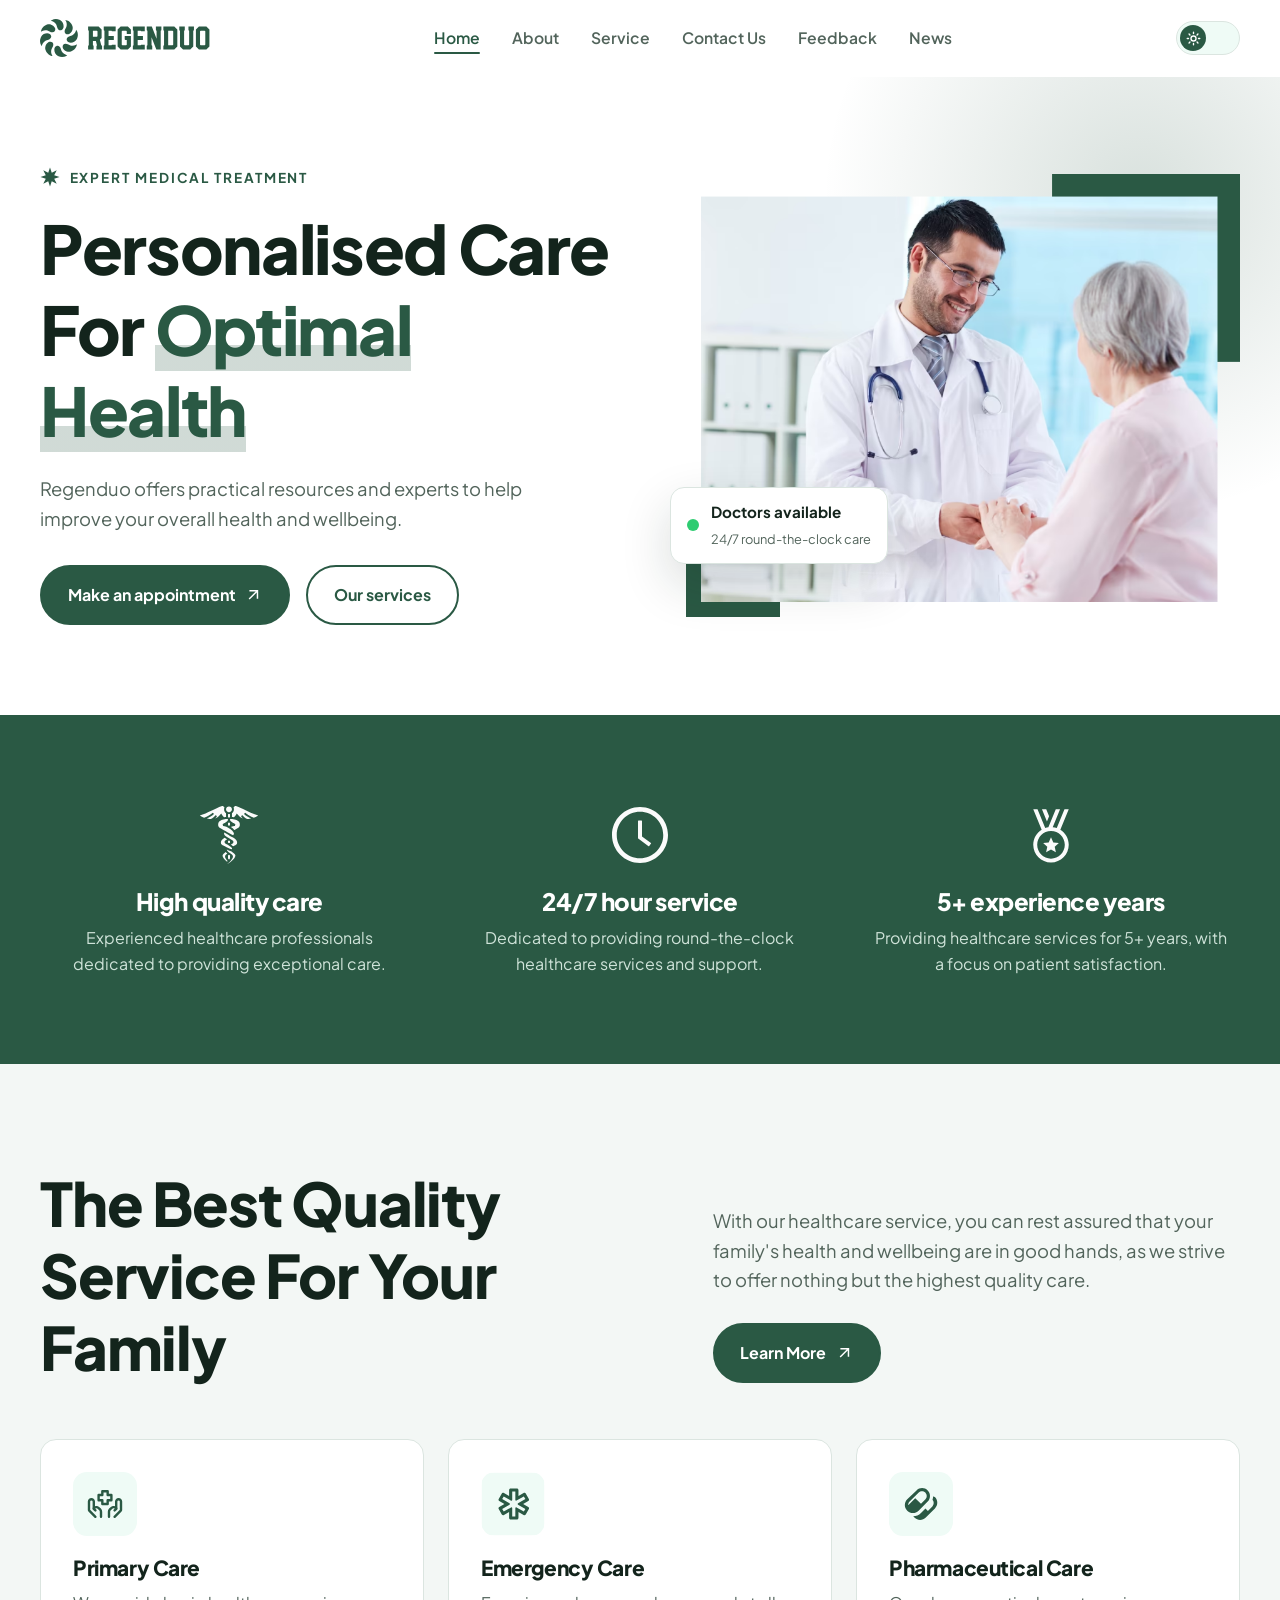
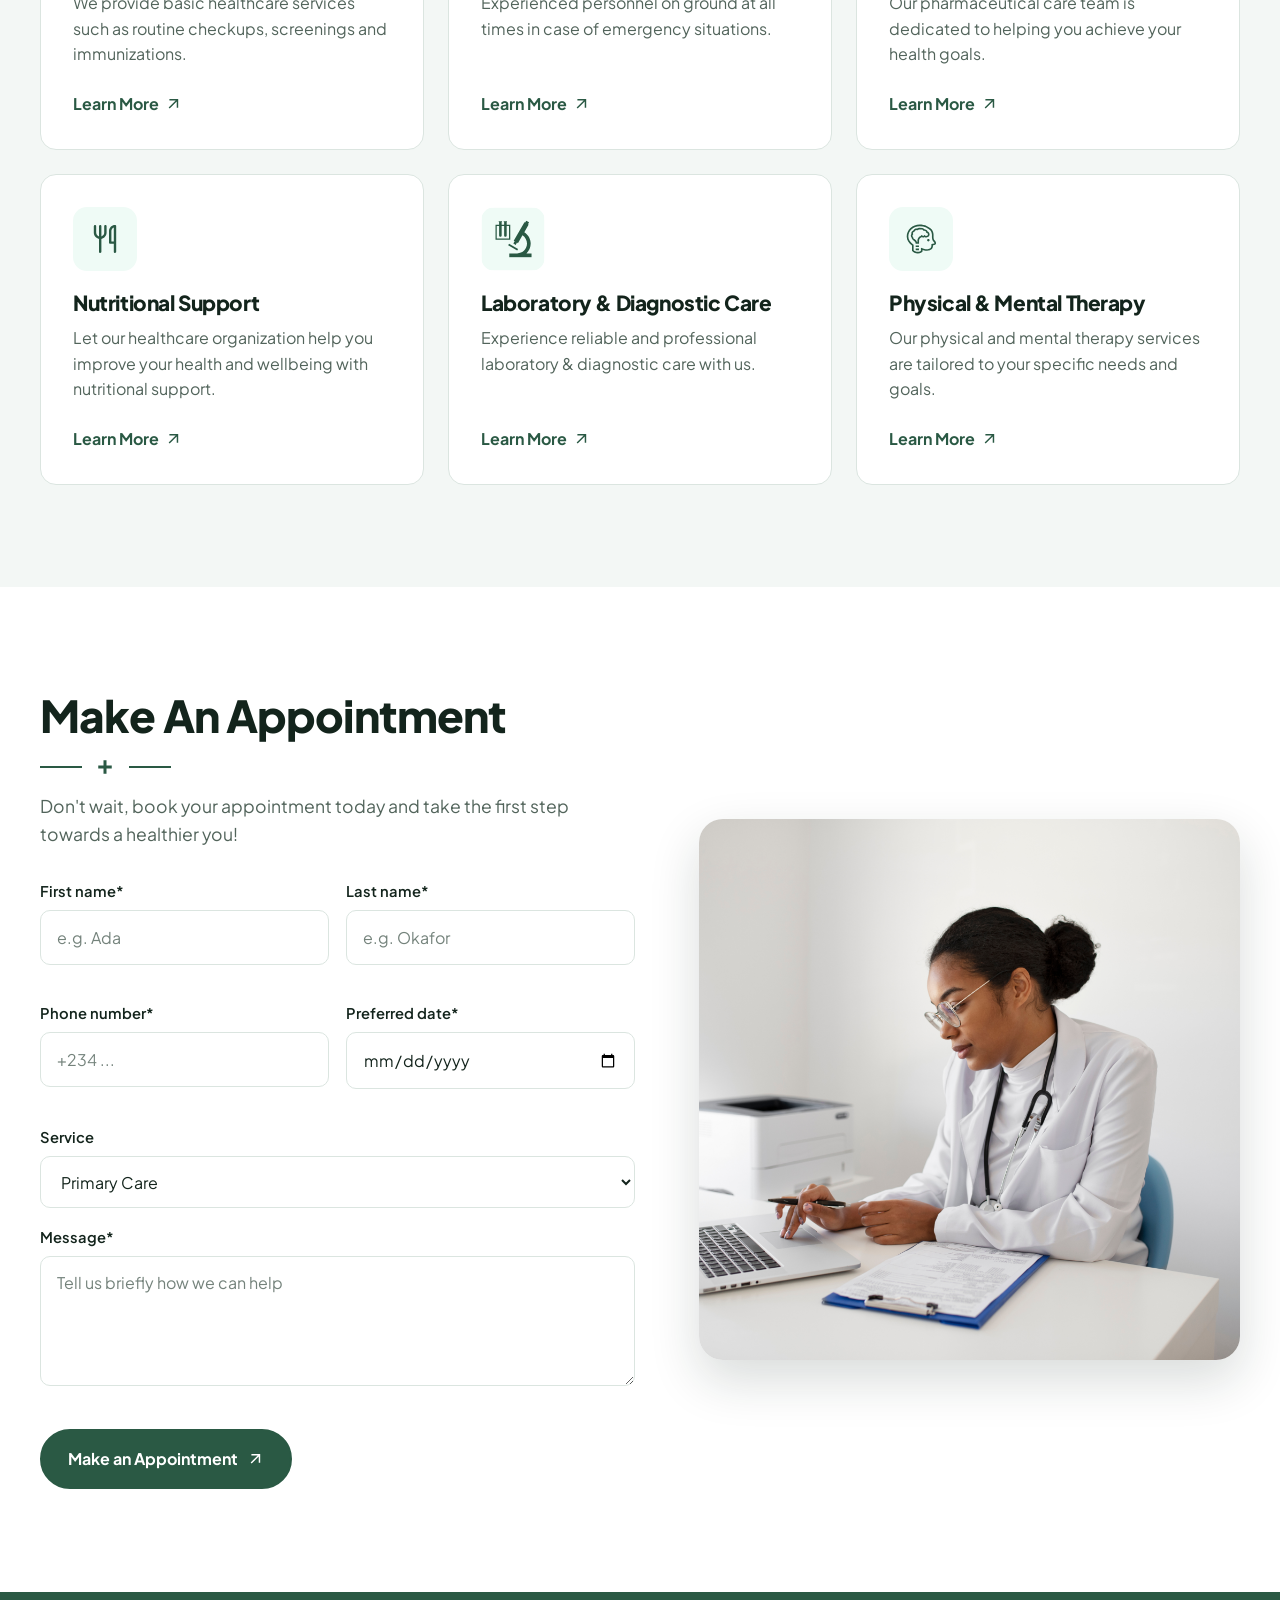
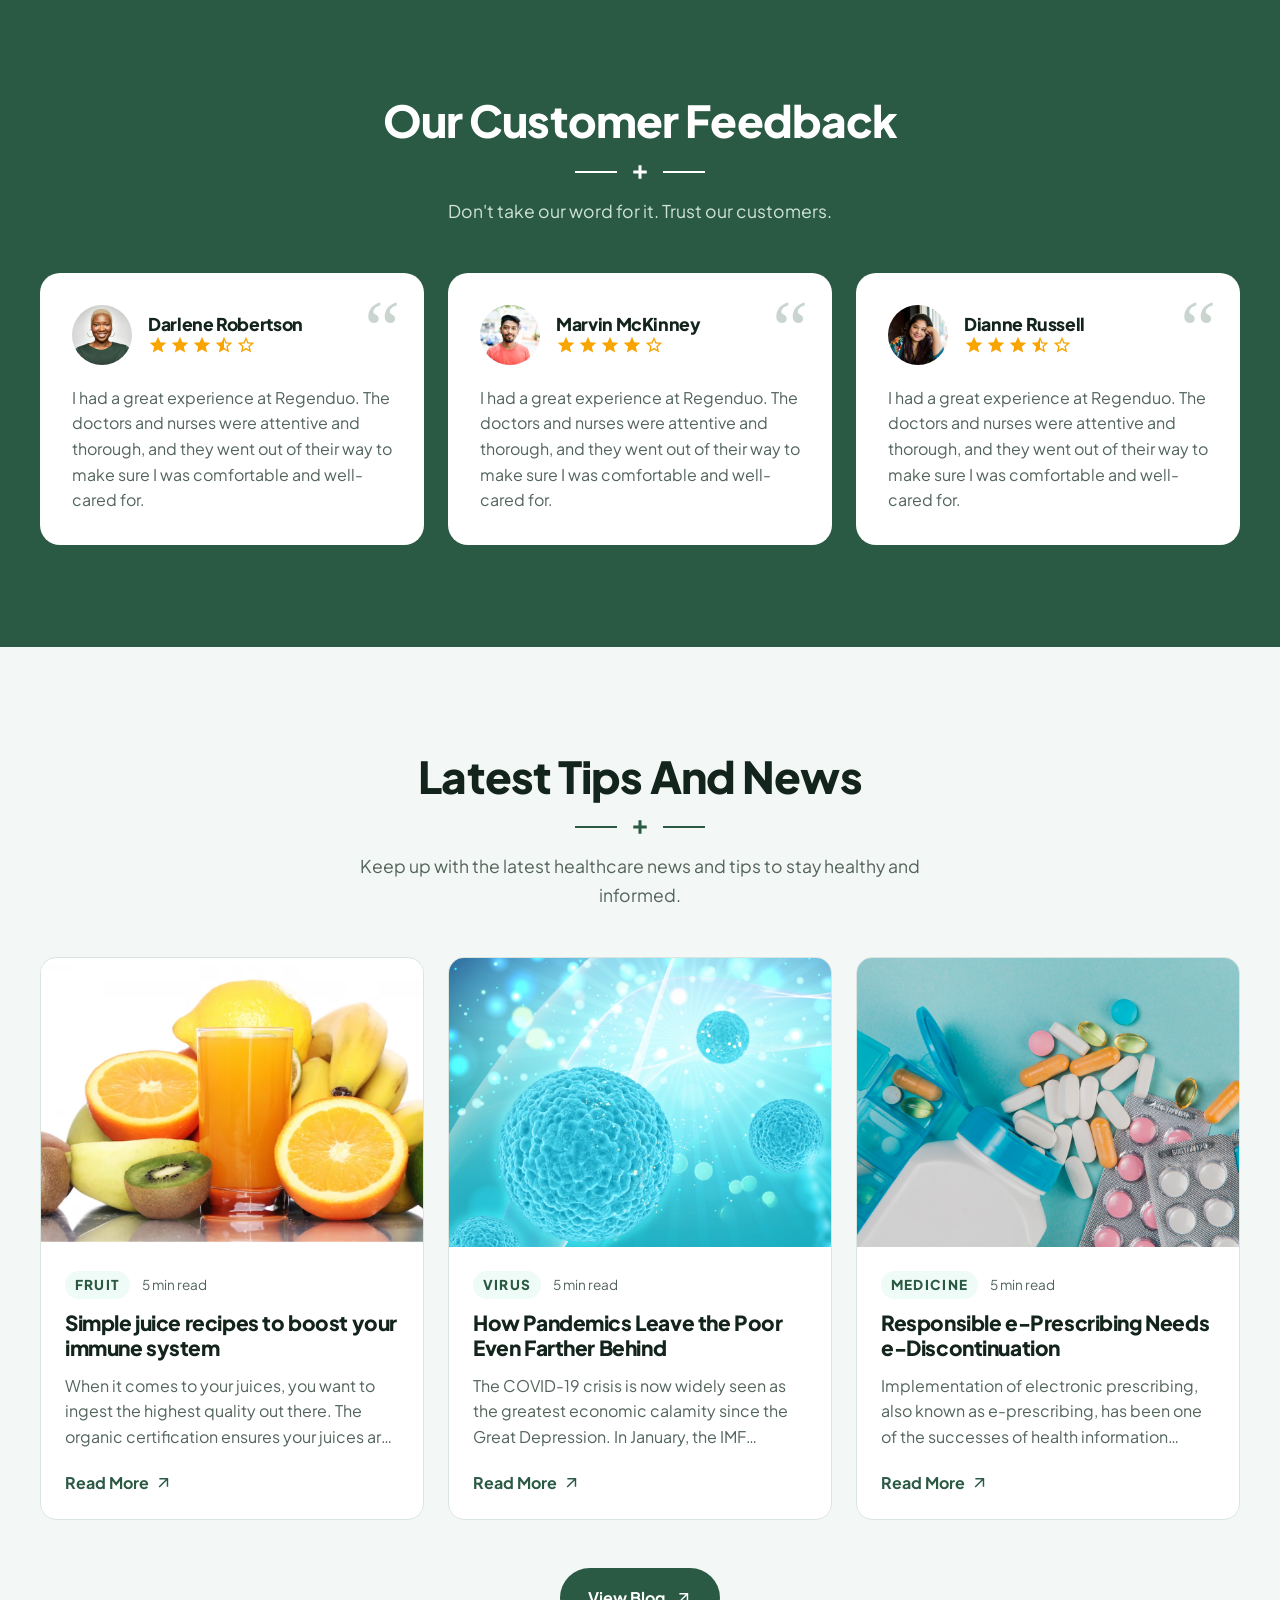
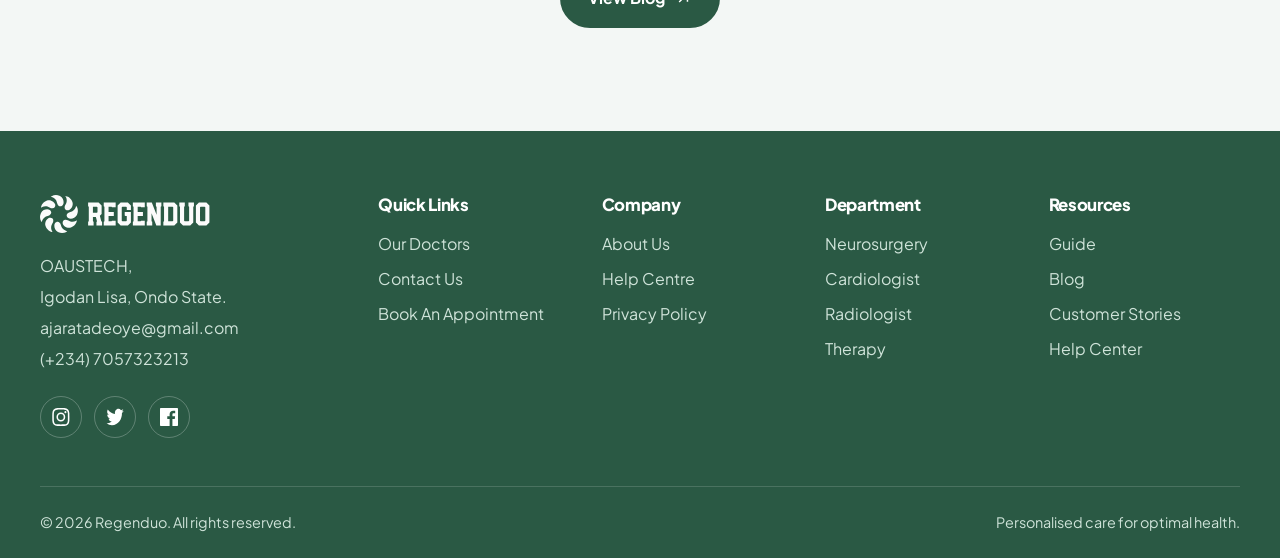
<file: index.html>
<!DOCTYPE html>
<html lang="en">
<head>
    <meta charset="UTF-8">
    <meta name="viewport" content="width=device-width, initial-scale=1.0">
    <title>Regenduo | Personalised Care For Optimal Health</title>
    <meta name="description" content="Regenduo offers practical resources and expert healthcare professionals to help improve your overall health and wellbeing.">
    <link rel="icon" href="img/LOGO.svg">
    <!-- Apply saved / system theme before paint to avoid a flash -->
    <script>
        (function () {
            var t;
            try { t = localStorage.getItem('mode'); } catch (e) {}
            if (t !== 'dark' && t !== 'light') {
                t = window.matchMedia && matchMedia('(prefers-color-scheme: dark)').matches ? 'dark' : 'light';
            }
            document.documentElement.setAttribute('data-theme', t);
            document.documentElement.classList.add('js');
        })();
    </script>
    <link rel="preconnect" href="https://fonts.googleapis.com">
    <link rel="preconnect" href="https://fonts.gstatic.com" crossorigin>
    <link href="https://fonts.googleapis.com/css2?family=Plus+Jakarta+Sans:wght@400;500;600;700;800&display=swap" rel="stylesheet">
    <link rel="stylesheet" href="style.css">
</head>
<body>
    <a href="#main" class="skip-link">Skip to content</a>
    <div class="progress" aria-hidden="true"></div>

    <!-- ============ NAVBAR ============ -->
    <nav class="navbar" aria-label="Main">
        <div class="container">
            <a href="#home" class="logo" aria-label="Regenduo home">
                <img src="img/LOGO.svg" alt="Regenduo" class="logo-light">
                <img src="img/LOGO 2.svg" alt="Regenduo" class="logo-dark">
            </a>

            <ul class="navlinks" id="navlinks">
                <li><a href="#home">Home</a></li>
                <li><a href="#about">About</a></li>
                <li><a href="#services">Service</a></li>
                <li><a href="#appointment">Contact Us</a></li>
                <li><a href="#feedback">Feedback</a></li>
                <li><a href="#news">News</a></li>
            </ul>

            <div class="nav-actions">
                <button class="toggle" type="button" aria-label="Toggle dark mode" aria-pressed="false">
                    <span class="knob">
                        <svg class="sun" viewBox="0 0 24 24" fill="none" stroke="currentColor" stroke-width="2.2" stroke-linecap="round"><circle cx="12" cy="12" r="4"/><path d="M12 2v2M12 20v2M4.9 4.9l1.4 1.4M17.7 17.7l1.4 1.4M2 12h2M20 12h2M4.9 19.1l1.4-1.4M17.7 6.3l1.4-1.4"/></svg>
                        <svg class="moon" viewBox="0 0 24 24" fill="currentColor"><path d="M21 12.8A9 9 0 1 1 11.2 3a7 7 0 0 0 9.8 9.8z"/></svg>
                    </span>
                </button>
                <button class="menu-btn" type="button" aria-label="Open menu" aria-controls="navlinks" aria-expanded="false">
                    <span></span><span></span><span></span>
                </button>
            </div>
        </div>
    </nav>

    <main id="main">
        <!-- ============ HERO ============ -->
        <header class="hero" id="home">
            <div class="container">
                <div class="intro">
                    <p class="eyebrow">
                        <svg viewBox="0 0 20 21" fill="currentColor" aria-hidden="true"><path d="M10 .5l1.84 5.57 5.23-2.64-2.64 5.24L20 10.5l-5.57 1.84 2.64 5.23-5.23-2.64L10 20.5l-1.84-5.57-5.23 2.64 2.64-5.23L0 10.5l5.57-1.84-2.64-5.24 5.23 2.64L10 .5z"/></svg>
                        EXPERT MEDICAL TREATMENT
                    </p>
                    <h1>Personalised Care For <span class="highlight">Optimal Health</span></h1>
                    <p class="lead">Regenduo offers practical resources and experts to help improve your overall health and wellbeing.</p>
                    <div class="hero-ctas">
                        <a href="#appointment" class="btn">Make an appointment
                            <svg class="arrow-icon" viewBox="0 0 24 24" fill="currentColor" aria-hidden="true"><path d="M6.4 18.5 5 17.1l9.6-9.6H6v-2h12v12h-2V8.9z"/></svg>
                        </a>
                        <a href="#services" class="btn btn--ghost">Our services</a>
                    </div>
                </div>

                <div class="hero-media intro-img">
                    <img src="img/client.png" alt="A doctor warmly holding an elderly patient's hands" width="1770" height="1416">
                    <div class="hero-badge">
                        <span class="dot" aria-hidden="true"></span>
                        <div>
                            <strong>Doctors available</strong>
                            <span>24/7 round-the-clock care</span>
                        </div>
                    </div>
                </div>
            </div>
        </header>

        <!-- ============ FEATURES / ABOUT ============ -->
        <section class="band" id="about" aria-label="Why choose Regenduo">
            <div class="container features">
                <div class="feature reveal" style="--d:0s">
                    <img src="img/game-icons_caduceus.svg" alt="" aria-hidden="true">
                    <h3>High quality care</h3>
                    <p>Experienced healthcare professionals dedicated to providing exceptional care.</p>
                </div>
                <div class="feature reveal" style="--d:.12s">
                    <img src="img/ant-design_clock-circle-outlined.svg" alt="" aria-hidden="true">
                    <h3>24/7 hour service</h3>
                    <p>Dedicated to providing round-the-clock healthcare services and support.</p>
                </div>
                <div class="feature reveal" style="--d:.24s">
                    <img src="img/la_medal.svg" alt="" aria-hidden="true">
                    <h3><span class="counter" data-target="5">0</span>+ experience years</h3>
                    <p>Providing healthcare services for 5+ years, with a focus on patient satisfaction.</p>
                </div>
            </div>
        </section>

        <!-- ============ SERVICES ============ -->
        <section class="services section-pad" id="services">
            <div class="container">
                <div class="services-intro">
                    <h2 class="reveal from-left">The Best Quality Service For Your Family</h2>
                    <div class="reveal from-right">
                        <p>With our healthcare service, you can rest assured that your family's health and wellbeing are in good hands, as we strive to offer nothing but the highest quality care.</p>
                        <a href="service.html" class="btn">Learn More
                            <svg class="arrow-icon" viewBox="0 0 24 24" fill="currentColor" aria-hidden="true"><path d="M6.4 18.5 5 17.1l9.6-9.6H6v-2h12v12h-2V8.9z"/></svg>
                        </a>
                    </div>
                </div>

                <div class="service-grid">
                    <article class="card service-card reveal" style="--d:0s">
                        <img src="img/ICON.svg" alt="" class="icon">
                        <h3>Primary Care</h3>
                        <p>We provide basic healthcare services such as routine checkups, screenings and immunizations.</p>
                        <a href="service.html#primary" class="link-more">Learn More <svg class="arrow-icon" viewBox="0 0 24 24" fill="currentColor" aria-hidden="true"><path d="M6.4 18.5 5 17.1l9.6-9.6H6v-2h12v12h-2V8.9z"/></svg></a>
                    </article>
                    <article class="card service-card reveal" style="--d:.1s">
                        <img src="img/ICON 2.svg" alt="" class="icon">
                        <h3>Emergency Care</h3>
                        <p>Experienced personnel on ground at all times in case of emergency situations.</p>
                        <a href="service.html#emergency" class="link-more">Learn More <svg class="arrow-icon" viewBox="0 0 24 24" fill="currentColor" aria-hidden="true"><path d="M6.4 18.5 5 17.1l9.6-9.6H6v-2h12v12h-2V8.9z"/></svg></a>
                    </article>
                    <article class="card service-card reveal" style="--d:.2s">
                        <img src="img/ICON 3.svg" alt="" class="icon">
                        <h3>Pharmaceutical Care</h3>
                        <p>Our pharmaceutical care team is dedicated to helping you achieve your health goals.</p>
                        <a href="service.html#pharmaceutical" class="link-more">Learn More <svg class="arrow-icon" viewBox="0 0 24 24" fill="currentColor" aria-hidden="true"><path d="M6.4 18.5 5 17.1l9.6-9.6H6v-2h12v12h-2V8.9z"/></svg></a>
                    </article>
                    <article class="card service-card reveal" style="--d:0s">
                        <img src="img/ICON 6.svg" alt="" class="icon">
                        <h3>Nutritional Support</h3>
                        <p>Let our healthcare organization help you improve your health and wellbeing with nutritional support.</p>
                        <a href="service.html#nutrition" class="link-more">Learn More <svg class="arrow-icon" viewBox="0 0 24 24" fill="currentColor" aria-hidden="true"><path d="M6.4 18.5 5 17.1l9.6-9.6H6v-2h12v12h-2V8.9z"/></svg></a>
                    </article>
                    <article class="card service-card reveal" style="--d:.1s">
                        <img src="img/ICON5.svg" alt="" class="icon">
                        <h3>Laboratory &amp; Diagnostic Care</h3>
                        <p>Experience reliable and professional laboratory &amp; diagnostic care with us.</p>
                        <a href="service.html#laboratory" class="link-more">Learn More <svg class="arrow-icon" viewBox="0 0 24 24" fill="currentColor" aria-hidden="true"><path d="M6.4 18.5 5 17.1l9.6-9.6H6v-2h12v12h-2V8.9z"/></svg></a>
                    </article>
                    <article class="card service-card reveal" style="--d:.2s">
                        <img src="img/ICON 4.svg" alt="" class="icon">
                        <h3>Physical &amp; Mental Therapy</h3>
                        <p>Our physical and mental therapy services are tailored to your specific needs and goals.</p>
                        <a href="service.html#therapy" class="link-more">Learn More <svg class="arrow-icon" viewBox="0 0 24 24" fill="currentColor" aria-hidden="true"><path d="M6.4 18.5 5 17.1l9.6-9.6H6v-2h12v12h-2V8.9z"/></svg></a>
                    </article>
                </div>
            </div>
        </section>

        <!-- ============ APPOINTMENT ============ -->
        <section class="appointment section-pad" id="appointment">
            <div class="container">
                <div class="reveal from-left">
                    <div class="section-head">
                        <h2>Make An Appointment</h2>
                        <div class="divider" aria-hidden="true"><svg viewBox="0 0 24 24" fill="currentColor"><path d="M10 3h4v7h7v4h-7v7h-4v-7H3v-4h7z"/></svg></div>
                        <p>Don't wait, book your appointment today and take the first step towards a healthier you!</p>
                    </div>

                    <form class="appointment-form" novalidate>
                        <div class="form-grid">
                            <div class="field">
                                <label for="fname">First name*</label>
                                <input id="fname" name="fname" type="text" autocomplete="given-name" placeholder="e.g. Ada" required>
                                <span class="error" aria-live="polite"></span>
                            </div>
                            <div class="field">
                                <label for="lname">Last name*</label>
                                <input id="lname" name="lname" type="text" autocomplete="family-name" placeholder="e.g. Okafor" required>
                                <span class="error" aria-live="polite"></span>
                            </div>
                            <div class="field">
                                <label for="phone">Phone number*</label>
                                <input id="phone" name="phone" type="tel" autocomplete="tel" placeholder="+234 ..." pattern="[\d\s\+\-\(\)]{7,}" required>
                                <span class="error" aria-live="polite"></span>
                            </div>
                            <div class="field">
                                <label for="date">Preferred date*</label>
                                <input id="date" name="date" type="date" required>
                                <span class="error" aria-live="polite"></span>
                            </div>
                            <div class="field field--full">
                                <label for="service">Service</label>
                                <select id="service" name="service">
                                    <option>Primary Care</option>
                                    <option>Emergency Care</option>
                                    <option>Pharmaceutical Care</option>
                                    <option>Nutritional Support</option>
                                    <option>Laboratory &amp; Diagnostic Care</option>
                                    <option>Physical &amp; Mental Therapy</option>
                                </select>
                            </div>
                            <div class="field field--full">
                                <label for="message">Message*</label>
                                <textarea id="message" name="message" placeholder="Tell us briefly how we can help" required></textarea>
                                <span class="error" aria-live="polite"></span>
                            </div>
                        </div>
                        <div class="form-actions">
                            <button type="submit" class="btn">Make an Appointment
                                <svg class="arrow-icon" viewBox="0 0 24 24" fill="currentColor" aria-hidden="true"><path d="M6.4 18.5 5 17.1l9.6-9.6H6v-2h12v12h-2V8.9z"/></svg>
                            </button>
                        </div>
                    </form>

                    <div class="form-success" role="status" aria-live="polite">
                        <svg class="check" viewBox="0 0 52 52" fill="none" stroke="currentColor" stroke-width="4" stroke-linecap="round" stroke-linejoin="round" aria-hidden="true"><circle cx="26" cy="26" r="23" stroke-width="3" opacity=".3"/><path d="M15 27l7 7 15-16"/></svg>
                        <h3>Request received!</h3>
                        <p class="success-text">We'll be in touch shortly to confirm your appointment.</p>
                        <button type="button" class="btn btn--ghost" data-reset>Book another</button>
                    </div>
                </div>

                <div class="appointment-media reveal zoom">
                    <img src="img/IMG 2.png" alt="A doctor reviewing patient notes at her desk" loading="lazy">
                </div>
            </div>
        </section>

        <!-- ============ TESTIMONIALS ============ -->
        <section class="band testimonials section-pad" id="feedback">
            <div class="container">
                <div class="section-head reveal">
                    <h2>Our Customer Feedback</h2>
                    <div class="divider" aria-hidden="true"><svg viewBox="0 0 24 24" fill="currentColor"><path d="M10 3h4v7h7v4h-7v7h-4v-7H3v-4h7z"/></svg></div>
                    <p>Don't take our word for it. Trust our customers.</p>
                </div>

                <div class="reviews">
                    <figure class="review reveal" style="--d:0s">
                        <span class="quote-mark" aria-hidden="true">&ldquo;</span>
                        <div class="review-head">
                            <img src="img/PROFILE.png" alt="">
                            <div>
                                <h3>Darlene Robertson</h3>
                                <div class="stars" role="img" aria-label="Rated 3.5 out of 5">
                                    <img src="img/star_purple500.svg" alt=""><img src="img/star_purple500.svg" alt=""><img src="img/star_purple500.svg" alt=""><img src="img/star_half.svg" alt=""><img src="img/star_outline.svg" alt="">
                                </div>
                            </div>
                        </div>
                        <blockquote><p>I had a great experience at Regenduo. The doctors and nurses were attentive and thorough, and they went out of their way to make sure I was comfortable and well-cared for.</p></blockquote>
                    </figure>
                    <figure class="review reveal" style="--d:.12s">
                        <span class="quote-mark" aria-hidden="true">&ldquo;</span>
                        <div class="review-head">
                            <img src="img/PROFILE 2.png" alt="">
                            <div>
                                <h3>Marvin McKinney</h3>
                                <div class="stars" role="img" aria-label="Rated 4 out of 5">
                                    <img src="img/star_purple500.svg" alt=""><img src="img/star_purple500.svg" alt=""><img src="img/star_purple500.svg" alt=""><img src="img/star_purple500.svg" alt=""><img src="img/star_outline.svg" alt="">
                                </div>
                            </div>
                        </div>
                        <blockquote><p>I had a great experience at Regenduo. The doctors and nurses were attentive and thorough, and they went out of their way to make sure I was comfortable and well-cared for.</p></blockquote>
                    </figure>
                    <figure class="review reveal" style="--d:.24s">
                        <span class="quote-mark" aria-hidden="true">&ldquo;</span>
                        <div class="review-head">
                            <img src="img/PROFILE 3.png" alt="">
                            <div>
                                <h3>Dianne Russell</h3>
                                <div class="stars" role="img" aria-label="Rated 3.5 out of 5">
                                    <img src="img/star_purple500.svg" alt=""><img src="img/star_purple500.svg" alt=""><img src="img/star_purple500.svg" alt=""><img src="img/star_half.svg" alt=""><img src="img/star_outline.svg" alt="">
                                </div>
                            </div>
                        </div>
                        <blockquote><p>I had a great experience at Regenduo. The doctors and nurses were attentive and thorough, and they went out of their way to make sure I was comfortable and well-cared for.</p></blockquote>
                    </figure>
                </div>
            </div>
        </section>

        <!-- ============ NEWS ============ -->
        <section class="news section-pad" id="news">
            <div class="container">
                <div class="section-head reveal">
                    <h2>Latest Tips And News</h2>
                    <div class="divider" aria-hidden="true"><svg viewBox="0 0 24 24" fill="currentColor"><path d="M10 3h4v7h7v4h-7v7h-4v-7H3v-4h7z"/></svg></div>
                    <p>Keep up with the latest healthcare news and tips to stay healthy and informed.</p>
                </div>

                <div class="news-grid">
                    <article class="card post reveal" style="--d:0s">
                        <div class="thumb"><img src="img/BLOG.png" alt="Fresh fruit juices" loading="lazy"></div>
                        <div class="post-body">
                            <div class="post-meta"><span class="tag">FRUIT</span><span class="read">5 min read</span></div>
                            <h3>Simple juice recipes to boost your immune system</h3>
                            <p>When it comes to your juices, you want to ingest the highest quality out there. The organic certification ensures your juices are natural, pesticide-free, and GMO-free...</p>
                            <a href="#news" class="link-more">Read More <svg class="arrow-icon" viewBox="0 0 24 24" fill="currentColor" aria-hidden="true"><path d="M6.4 18.5 5 17.1l9.6-9.6H6v-2h12v12h-2V8.9z"/></svg></a>
                        </div>
                    </article>
                    <article class="card post reveal" style="--d:.12s">
                        <div class="thumb"><img src="img/BLOG 2.png" alt="Virus illustration" loading="lazy"></div>
                        <div class="post-body">
                            <div class="post-meta"><span class="tag">VIRUS</span><span class="read">5 min read</span></div>
                            <h3>How Pandemics Leave the Poor Even Farther Behind</h3>
                            <p>The COVID-19 crisis is now widely seen as the greatest economic calamity since the Great Depression. In January, the IMF expected global income to grow 3 percent...</p>
                            <a href="#news" class="link-more">Read More <svg class="arrow-icon" viewBox="0 0 24 24" fill="currentColor" aria-hidden="true"><path d="M6.4 18.5 5 17.1l9.6-9.6H6v-2h12v12h-2V8.9z"/></svg></a>
                        </div>
                    </article>
                    <article class="card post reveal" style="--d:.24s">
                        <div class="thumb"><img src="img/BLOG 3.png" alt="Medicine and prescriptions" loading="lazy"></div>
                        <div class="post-body">
                            <div class="post-meta"><span class="tag">MEDICINE</span><span class="read">5 min read</span></div>
                            <h3>Responsible e-Prescribing Needs e-Discontinuation</h3>
                            <p>Implementation of electronic prescribing, also known as e-prescribing, has been one of the successes of health information technology and an advance in health care delivery...</p>
                            <a href="#news" class="link-more">Read More <svg class="arrow-icon" viewBox="0 0 24 24" fill="currentColor" aria-hidden="true"><path d="M6.4 18.5 5 17.1l9.6-9.6H6v-2h12v12h-2V8.9z"/></svg></a>
                        </div>
                    </article>
                </div>

                <div class="center-cta reveal">
                    <a href="#news" class="btn">View Blog
                        <svg class="arrow-icon" viewBox="0 0 24 24" fill="currentColor" aria-hidden="true"><path d="M6.4 18.5 5 17.1l9.6-9.6H6v-2h12v12h-2V8.9z"/></svg>
                    </a>
                </div>
            </div>
        </section>
    </main>

    <!-- ============ FOOTER ============ -->
    <footer class="band footer">
        <div class="container">
            <div class="footer-grid">
                <div class="footer-brand">
                    <img src="img/LOGO 2.svg" alt="Regenduo" class="mainlogo">
                    <address>
                        <span>OAUSTECH,</span>
                        <span>Igodan Lisa, Ondo State.</span>
                        <a href="mailto:ajaratadeoye@gmail.com">ajaratadeoye@gmail.com</a>
                        <a href="tel:+2347057323213">(+234) 7057323213</a>
                    </address>
                    <div class="socials">
                        <a href="#" aria-label="Instagram"><img src="img/icon-instagram.svg" alt=""></a>
                        <a href="#" aria-label="Twitter"><img src="img/icon-twitter.svg" alt=""></a>
                        <a href="#" aria-label="Facebook"><img src="img/icon-facebook.svg" alt=""></a>
                    </div>
                </div>
                <div>
                    <h3>Quick Links</h3>
                    <ul>
                        <li><a href="#about">Our Doctors</a></li>
                        <li><a href="#appointment">Contact Us</a></li>
                        <li><a href="#appointment">Book An Appointment</a></li>
                    </ul>
                </div>
                <div>
                    <h3>Company</h3>
                    <ul>
                        <li><a href="#about">About Us</a></li>
                        <li><a href="#appointment">Help Centre</a></li>
                        <li><a href="#">Privacy Policy</a></li>
                    </ul>
                </div>
                <div>
                    <h3>Department</h3>
                    <ul>
                        <li><a href="service.html">Neurosurgery</a></li>
                        <li><a href="service.html">Cardiologist</a></li>
                        <li><a href="service.html">Radiologist</a></li>
                        <li><a href="service.html#therapy">Therapy</a></li>
                    </ul>
                </div>
                <div>
                    <h3>Resources</h3>
                    <ul>
                        <li><a href="#news">Guide</a></li>
                        <li><a href="#news">Blog</a></li>
                        <li><a href="#feedback">Customer Stories</a></li>
                        <li><a href="#appointment">Help Center</a></li>
                    </ul>
                </div>
            </div>
            <div class="footer-bottom">
                <span>&copy; <span class="year">2026</span> Regenduo. All rights reserved.</span>
                <span>Personalised care for optimal health.</span>
            </div>
        </div>
    </footer>

    <button class="to-top" type="button" aria-label="Back to top">
        <svg viewBox="0 0 24 24" fill="none" stroke="currentColor" stroke-width="2.5" stroke-linecap="round" stroke-linejoin="round"><path d="M12 19V5M5 12l7-7 7 7"/></svg>
    </button>

    <script src="script.js"></script>
</body>
</html>
</file>
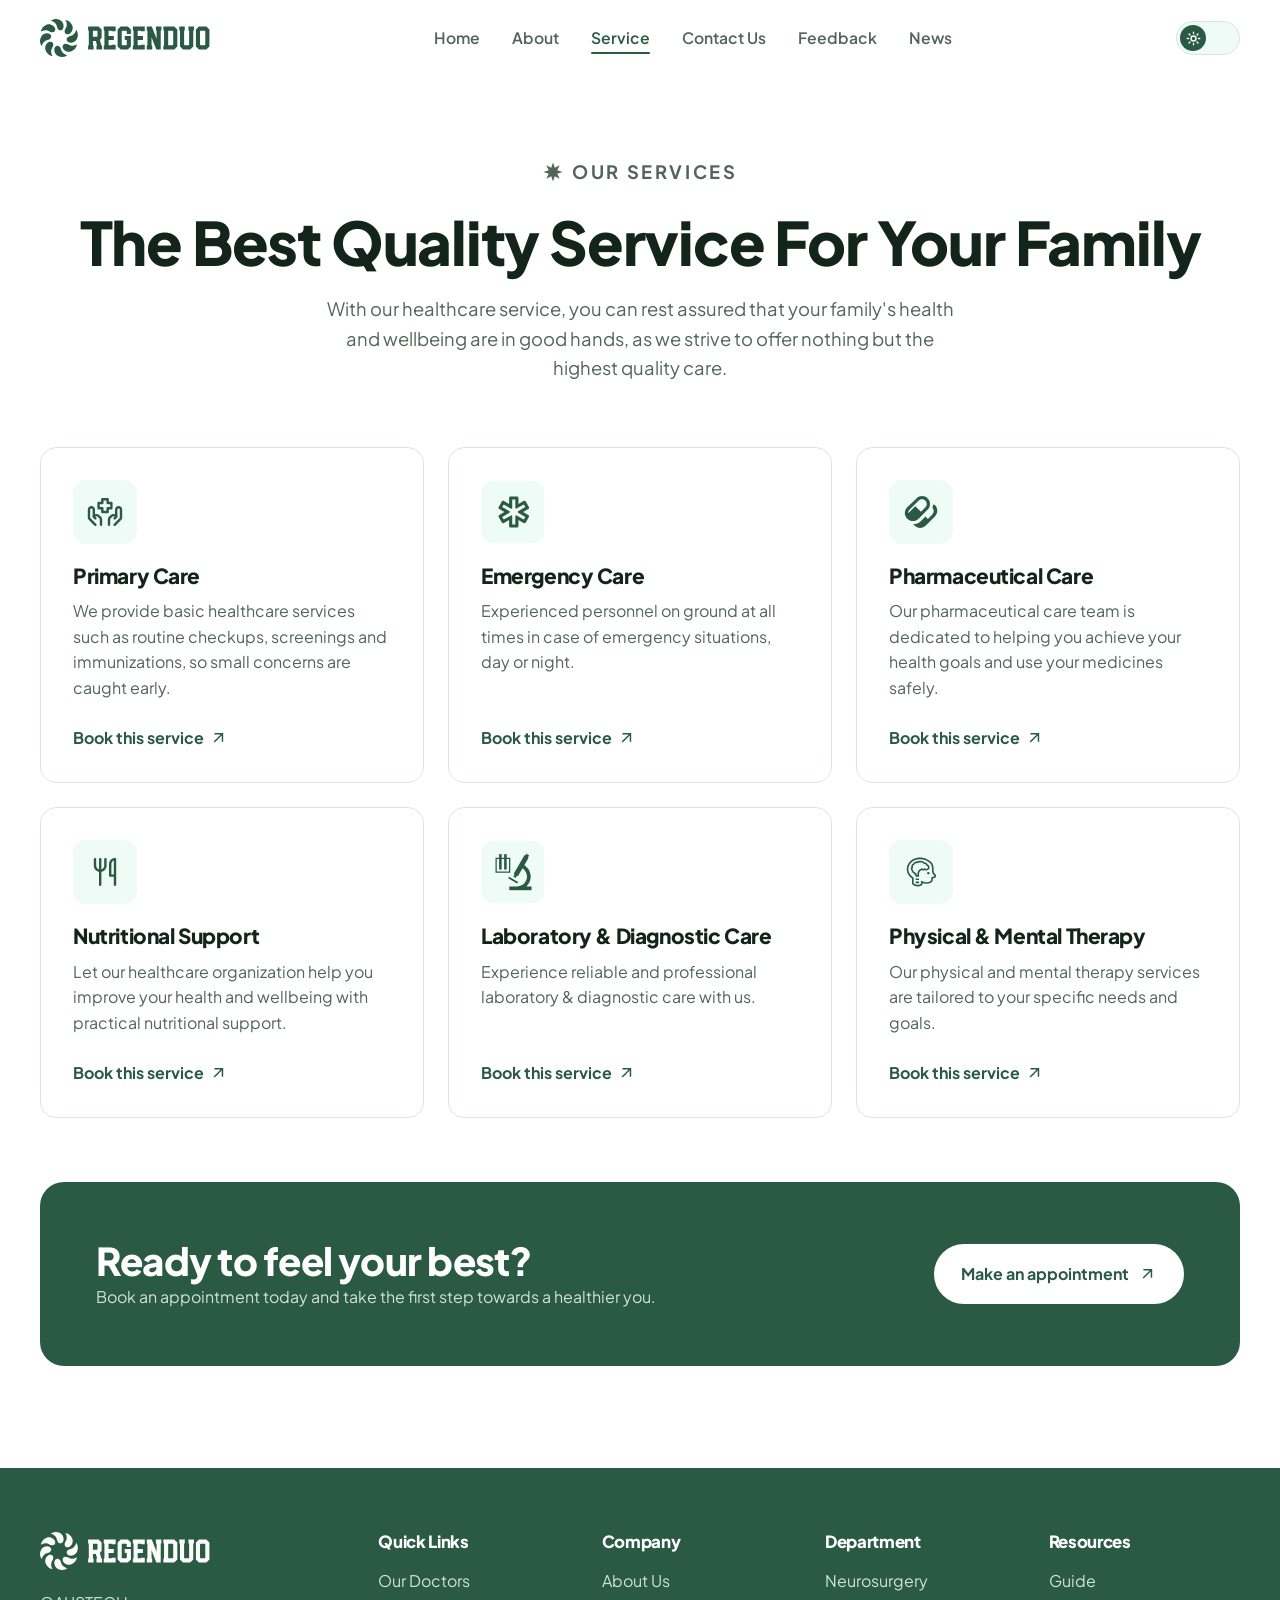
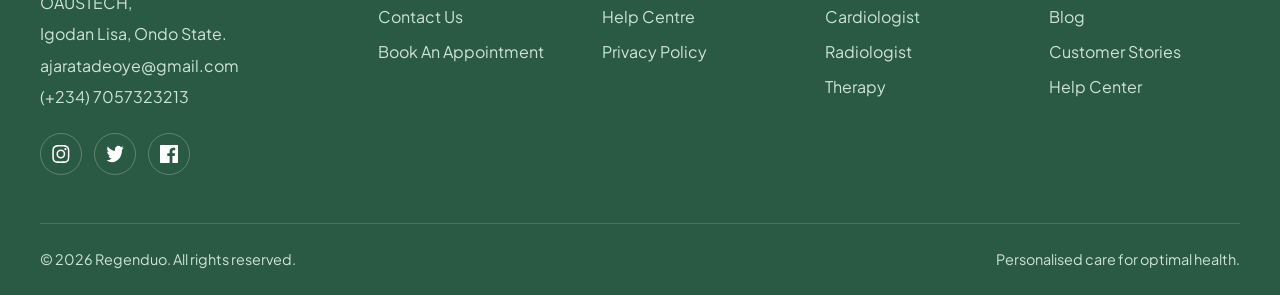
<file: service.html>
<!DOCTYPE html>
<html lang="en">
<head>
    <meta charset="UTF-8">
    <meta name="viewport" content="width=device-width, initial-scale=1.0">
    <title>Our Services | Regenduo</title>
    <meta name="description" content="Primary, emergency, pharmaceutical, nutritional, laboratory and therapy care from Regenduo.">
    <link rel="icon" href="img/LOGO.svg">
    <script>
        (function () {
            var t;
            try { t = localStorage.getItem('mode'); } catch (e) {}
            if (t !== 'dark' && t !== 'light') {
                t = window.matchMedia && matchMedia('(prefers-color-scheme: dark)').matches ? 'dark' : 'light';
            }
            document.documentElement.setAttribute('data-theme', t);
            document.documentElement.classList.add('js');
        })();
    </script>
    <link rel="preconnect" href="https://fonts.googleapis.com">
    <link rel="preconnect" href="https://fonts.gstatic.com" crossorigin>
    <link href="https://fonts.googleapis.com/css2?family=Plus+Jakarta+Sans:wght@400;500;600;700;800&display=swap" rel="stylesheet">
    <link rel="stylesheet" href="style.css">
</head>
<body>
    <a href="#main" class="skip-link">Skip to content</a>
    <div class="progress" aria-hidden="true"></div>

    <nav class="navbar" aria-label="Main">
        <div class="container">
            <a href="index.html" class="logo" aria-label="Regenduo home">
                <img src="img/LOGO.svg" alt="Regenduo" class="logo-light">
                <img src="img/LOGO 2.svg" alt="Regenduo" class="logo-dark">
            </a>

            <ul class="navlinks" id="navlinks">
                <li><a href="index.html#home">Home</a></li>
                <li><a href="index.html#about">About</a></li>
                <li><a href="service.html" class="active" aria-current="page">Service</a></li>
                <li><a href="index.html#appointment">Contact Us</a></li>
                <li><a href="index.html#feedback">Feedback</a></li>
                <li><a href="index.html#news">News</a></li>
            </ul>

            <div class="nav-actions">
                <button class="toggle" type="button" aria-label="Toggle dark mode" aria-pressed="false">
                    <span class="knob">
                        <svg class="sun" viewBox="0 0 24 24" fill="none" stroke="currentColor" stroke-width="2.2" stroke-linecap="round"><circle cx="12" cy="12" r="4"/><path d="M12 2v2M12 20v2M4.9 4.9l1.4 1.4M17.7 17.7l1.4 1.4M2 12h2M20 12h2M4.9 19.1l1.4-1.4M17.7 6.3l1.4-1.4"/></svg>
                        <svg class="moon" viewBox="0 0 24 24" fill="currentColor"><path d="M21 12.8A9 9 0 1 1 11.2 3a7 7 0 0 0 9.8 9.8z"/></svg>
                    </span>
                </button>
                <button class="menu-btn" type="button" aria-label="Open menu" aria-controls="navlinks" aria-expanded="false">
                    <span></span><span></span><span></span>
                </button>
            </div>
        </div>
    </nav>

    <main id="main">
        <header class="page-hero">
            <div class="container intro">
                <p class="eyebrow">
                    <svg viewBox="0 0 20 21" fill="currentColor" aria-hidden="true"><path d="M10 .5l1.84 5.57 5.23-2.64-2.64 5.24L20 10.5l-5.57 1.84 2.64 5.23-5.23-2.64L10 20.5l-1.84-5.57-5.23 2.64 2.64-5.23L0 10.5l5.57-1.84-2.64-5.24 5.23 2.64L10 .5z"/></svg>
                    OUR SERVICES
                </p>
                <h1>The Best Quality Service For Your Family</h1>
                <p>With our healthcare service, you can rest assured that your family's health and wellbeing are in good hands, as we strive to offer nothing but the highest quality care.</p>
            </div>
        </header>

        <section class="section-pad" style="padding-top:2rem">
            <div class="container">
                <div class="service-grid">
                    <article class="card service-card reveal" id="primary" style="--d:0s">
                        <img src="img/ICON.svg" alt="" class="icon">
                        <h3>Primary Care</h3>
                        <p>We provide basic healthcare services such as routine checkups, screenings and immunizations, so small concerns are caught early.</p>
                        <a href="index.html#appointment" class="link-more">Book this service <svg class="arrow-icon" viewBox="0 0 24 24" fill="currentColor" aria-hidden="true"><path d="M6.4 18.5 5 17.1l9.6-9.6H6v-2h12v12h-2V8.9z"/></svg></a>
                    </article>
                    <article class="card service-card reveal" id="emergency" style="--d:.1s">
                        <img src="img/ICON 2.svg" alt="" class="icon">
                        <h3>Emergency Care</h3>
                        <p>Experienced personnel on ground at all times in case of emergency situations, day or night.</p>
                        <a href="index.html#appointment" class="link-more">Book this service <svg class="arrow-icon" viewBox="0 0 24 24" fill="currentColor" aria-hidden="true"><path d="M6.4 18.5 5 17.1l9.6-9.6H6v-2h12v12h-2V8.9z"/></svg></a>
                    </article>
                    <article class="card service-card reveal" id="pharmaceutical" style="--d:.2s">
                        <img src="img/ICON 3.svg" alt="" class="icon">
                        <h3>Pharmaceutical Care</h3>
                        <p>Our pharmaceutical care team is dedicated to helping you achieve your health goals and use your medicines safely.</p>
                        <a href="index.html#appointment" class="link-more">Book this service <svg class="arrow-icon" viewBox="0 0 24 24" fill="currentColor" aria-hidden="true"><path d="M6.4 18.5 5 17.1l9.6-9.6H6v-2h12v12h-2V8.9z"/></svg></a>
                    </article>
                    <article class="card service-card reveal" id="nutrition" style="--d:0s">
                        <img src="img/ICON 6.svg" alt="" class="icon">
                        <h3>Nutritional Support</h3>
                        <p>Let our healthcare organization help you improve your health and wellbeing with practical nutritional support.</p>
                        <a href="index.html#appointment" class="link-more">Book this service <svg class="arrow-icon" viewBox="0 0 24 24" fill="currentColor" aria-hidden="true"><path d="M6.4 18.5 5 17.1l9.6-9.6H6v-2h12v12h-2V8.9z"/></svg></a>
                    </article>
                    <article class="card service-card reveal" id="laboratory" style="--d:.1s">
                        <img src="img/ICON5.svg" alt="" class="icon">
                        <h3>Laboratory &amp; Diagnostic Care</h3>
                        <p>Experience reliable and professional laboratory &amp; diagnostic care with us.</p>
                        <a href="index.html#appointment" class="link-more">Book this service <svg class="arrow-icon" viewBox="0 0 24 24" fill="currentColor" aria-hidden="true"><path d="M6.4 18.5 5 17.1l9.6-9.6H6v-2h12v12h-2V8.9z"/></svg></a>
                    </article>
                    <article class="card service-card reveal" id="therapy" style="--d:.2s">
                        <img src="img/ICON 4.svg" alt="" class="icon">
                        <h3>Physical &amp; Mental Therapy</h3>
                        <p>Our physical and mental therapy services are tailored to your specific needs and goals.</p>
                        <a href="index.html#appointment" class="link-more">Book this service <svg class="arrow-icon" viewBox="0 0 24 24" fill="currentColor" aria-hidden="true"><path d="M6.4 18.5 5 17.1l9.6-9.6H6v-2h12v12h-2V8.9z"/></svg></a>
                    </article>
                </div>

                <div class="band cta-strip reveal" style="margin-top:4rem">
                    <div>
                        <h2>Ready to feel your best?</h2>
                        <p>Book an appointment today and take the first step towards a healthier you.</p>
                    </div>
                    <a href="index.html#appointment" class="btn">Make an appointment
                        <svg class="arrow-icon" viewBox="0 0 24 24" fill="currentColor" aria-hidden="true"><path d="M6.4 18.5 5 17.1l9.6-9.6H6v-2h12v12h-2V8.9z"/></svg>
                    </a>
                </div>
            </div>
        </section>
    </main>

    <footer class="band footer">
        <div class="container">
            <div class="footer-grid">
                <div class="footer-brand">
                    <img src="img/LOGO 2.svg" alt="Regenduo" class="mainlogo">
                    <address>
                        <span>OAUSTECH,</span>
                        <span>Igodan Lisa, Ondo State.</span>
                        <a href="mailto:ajaratadeoye@gmail.com">ajaratadeoye@gmail.com</a>
                        <a href="tel:+2347057323213">(+234) 7057323213</a>
                    </address>
                    <div class="socials">
                        <a href="#" aria-label="Instagram"><img src="img/icon-instagram.svg" alt=""></a>
                        <a href="#" aria-label="Twitter"><img src="img/icon-twitter.svg" alt=""></a>
                        <a href="#" aria-label="Facebook"><img src="img/icon-facebook.svg" alt=""></a>
                    </div>
                </div>
                <div>
                    <h3>Quick Links</h3>
                    <ul>
                        <li><a href="index.html#about">Our Doctors</a></li>
                        <li><a href="index.html#appointment">Contact Us</a></li>
                        <li><a href="index.html#appointment">Book An Appointment</a></li>
                    </ul>
                </div>
                <div>
                    <h3>Company</h3>
                    <ul>
                        <li><a href="index.html#about">About Us</a></li>
                        <li><a href="index.html#appointment">Help Centre</a></li>
                        <li><a href="#">Privacy Policy</a></li>
                    </ul>
                </div>
                <div>
                    <h3>Department</h3>
                    <ul>
                        <li><a href="#main">Neurosurgery</a></li>
                        <li><a href="#main">Cardiologist</a></li>
                        <li><a href="#laboratory">Radiologist</a></li>
                        <li><a href="#therapy">Therapy</a></li>
                    </ul>
                </div>
                <div>
                    <h3>Resources</h3>
                    <ul>
                        <li><a href="index.html#news">Guide</a></li>
                        <li><a href="index.html#news">Blog</a></li>
                        <li><a href="index.html#feedback">Customer Stories</a></li>
                        <li><a href="index.html#appointment">Help Center</a></li>
                    </ul>
                </div>
            </div>
            <div class="footer-bottom">
                <span>&copy; <span class="year">2026</span> Regenduo. All rights reserved.</span>
                <span>Personalised care for optimal health.</span>
            </div>
        </div>
    </footer>

    <button class="to-top" type="button" aria-label="Back to top">
        <svg viewBox="0 0 24 24" fill="none" stroke="currentColor" stroke-width="2.5" stroke-linecap="round" stroke-linejoin="round"><path d="M12 19V5M5 12l7-7 7 7"/></svg>
    </button>

    <script src="script.js"></script>
</body>
</html>
</file>
<file: style.css>
/* =========================================================
   REGENDUO — shared stylesheet (index.html + service.html)
   ========================================================= */

/* ---------- Theme tokens ---------- */
:root {
    --bg: #ffffff;
    --bg-alt: #f3f7f5;
    --surface: #ffffff;
    --surface-2: #effbf6;
    --text: #13241c;
    --muted: #52645b;
    --border: #dbe5e0;
    --brand: #2a5944;          /* text / accents on page background */
    --brand-strong: #1f4433;
    --btn-bg: #2a5944;
    --btn-text: #ffffff;
    --btn-hover: #1f4433;
    --band: #2a5944;           /* green full-width sections */
    --band-text: #ffffff;
    --band-muted: #cfe3d9;
    --star: #f8a401;
    --shadow: 0 10px 30px rgba(19, 36, 28, 0.08);
    --shadow-lg: 0 20px 50px rgba(19, 36, 28, 0.16);
    --nav-bg: rgba(255, 255, 255, 0.85);
    --input-bg: #ffffff;
    --danger: #b3261e;

    --radius: 16px;
    --radius-sm: 10px;
    --ease: cubic-bezier(.22, .61, .36, 1);
    --container: 1200px;
    color-scheme: light;
}

html[data-theme="dark"] {
    --bg: #0c1411;
    --bg-alt: #111c17;
    --surface: #16231d;
    --surface-2: #1c2e26;
    --text: #e6efea;
    --muted: #9fb3a9;
    --border: #263a31;
    --brand: #74c69d;
    --brand-strong: #95d5b2;
    --btn-bg: #74c69d;
    --btn-text: #0b1a13;
    --btn-hover: #95d5b2;
    --band: #173328;
    --band-text: #eef6f1;
    --band-muted: #a9c8b9;
    --shadow: 0 10px 30px rgba(0, 0, 0, 0.35);
    --shadow-lg: 0 20px 50px rgba(0, 0, 0, 0.5);
    --nav-bg: rgba(12, 20, 17, 0.85);
    --input-bg: #111c17;
    --danger: #ff8a80;
    color-scheme: dark;
}

/* ---------- Base ---------- */
*,
*::before,
*::after {
    margin: 0;
    padding: 0;
    box-sizing: border-box;
}

html {
    scroll-behavior: smooth;
    scroll-padding-top: 90px;
}

body {
    font-family: "Plus Jakarta Sans", system-ui, -apple-system, "Segoe UI", Roboto, sans-serif;
    background: var(--bg);
    color: var(--text);
    line-height: 1.6;
    -webkit-font-smoothing: antialiased;
    overflow-x: hidden;
    transition: background-color .4s var(--ease), color .4s var(--ease);
}

img { max-width: 100%; display: block; }
a { color: inherit; }
ul { list-style: none; }
button, input, select, textarea { font: inherit; color: inherit; }

h1, h2, h3, h4, h5 {
    line-height: 1.2;
    letter-spacing: -0.02em;
    font-weight: 800;
}

.container {
    width: min(var(--container), 100% - 2.5rem);
    margin-inline: auto;
}

.section-pad { padding-block: clamp(4rem, 8vw, 7rem); }

.skip-link {
    position: absolute;
    left: 1rem;
    top: -100px;
    background: var(--btn-bg);
    color: var(--btn-text);
    padding: .6rem 1rem;
    border-radius: 8px;
    z-index: 200;
}
.skip-link:focus { top: 1rem; }

:focus-visible {
    outline: 3px solid var(--brand);
    outline-offset: 3px;
    border-radius: 6px;
}

/* ---------- Buttons ---------- */
.btn {
    display: inline-flex;
    align-items: center;
    gap: .6rem;
    padding: .95rem 1.6rem;
    border-radius: 999px;
    border: 2px solid var(--btn-bg);
    background: var(--btn-bg);
    color: var(--btn-text);
    font-weight: 700;
    font-size: 1rem;
    text-decoration: none;
    cursor: pointer;
    position: relative;
    overflow: hidden;
    transition: transform .25s var(--ease), box-shadow .25s var(--ease),
                background-color .25s var(--ease), border-color .25s var(--ease);
}
.btn:hover {
    background: var(--btn-hover);
    border-color: var(--btn-hover);
    transform: translateY(-2px);
    box-shadow: var(--shadow-lg);
}
.btn:active { transform: translateY(0); }
.btn .arrow-icon { transition: transform .25s var(--ease); }
.btn:hover .arrow-icon { transform: translate(3px, -3px); }

.btn--ghost {
    background: transparent;
    color: var(--brand);
    border-color: var(--brand);
}
.btn--ghost:hover { background: var(--brand); color: var(--bg); border-color: var(--brand); }

/* ripple created by script.js */
.ripple {
    position: absolute;
    border-radius: 50%;
    transform: scale(0);
    background: rgba(255, 255, 255, .45);
    animation: ripple .6s linear;
    pointer-events: none;
}
@keyframes ripple { to { transform: scale(4); opacity: 0; } }

.arrow-icon { width: 1.1em; height: 1.1em; flex-shrink: 0; }

/* ---------- Scroll progress ---------- */
.progress {
    position: fixed;
    inset: 0 0 auto 0;
    height: 3px;
    background: var(--brand);
    transform-origin: left;
    transform: scaleX(0);
    z-index: 150;
}

/* ---------- Navbar ---------- */
.navbar {
    position: sticky;
    top: 0;
    z-index: 100;
    background: var(--nav-bg);
    backdrop-filter: saturate(160%) blur(12px);
    -webkit-backdrop-filter: saturate(160%) blur(12px);
    border-bottom: 1px solid transparent;
    transition: box-shadow .3s var(--ease), border-color .3s var(--ease), background-color .4s var(--ease);
}
.navbar.scrolled { box-shadow: var(--shadow); border-bottom-color: var(--border); }

.navbar .container {
    display: flex;
    align-items: center;
    justify-content: space-between;
    gap: 1.5rem;
    height: 76px;
}

.logo { display: inline-flex; }
.logo img { width: 170px; height: auto; }
.logo .logo-dark { display: none; }
html[data-theme="dark"] .logo .logo-light { display: none; }
html[data-theme="dark"] .logo .logo-dark { display: block; }

.navlinks {
    display: flex;
    gap: 2rem;
}
.navlinks a {
    position: relative;
    text-decoration: none;
    font-weight: 600;
    font-size: .98rem;
    color: var(--muted);
    padding-block: .3rem;
    transition: color .2s var(--ease);
}
.navlinks a::after {
    content: "";
    position: absolute;
    left: 0;
    bottom: -2px;
    width: 100%;
    height: 2px;
    background: var(--brand);
    border-radius: 2px;
    transform: scaleX(0);
    transform-origin: right;
    transition: transform .3s var(--ease);
}
.navlinks a:hover,
.navlinks a.active { color: var(--brand); }
.navlinks a:hover::after,
.navlinks a.active::after { transform: scaleX(1); transform-origin: left; }

.nav-actions { display: flex; align-items: center; gap: .75rem; }

/* theme toggle */
.toggle {
    position: relative;
    width: 64px;
    height: 34px;
    border-radius: 999px;
    border: 1px solid var(--border);
    background: var(--surface-2);
    cursor: pointer;
    flex-shrink: 0;
    transition: background-color .4s var(--ease);
}
.toggle .knob {
    position: absolute;
    top: 3px;
    left: 3px;
    width: 26px;
    height: 26px;
    border-radius: 50%;
    background: var(--btn-bg);
    color: var(--btn-text);
    display: grid;
    place-items: center;
    transition: transform .45s cubic-bezier(.68, -0.4, .27, 1.4), background-color .4s var(--ease);
}
.toggle svg { width: 15px; height: 15px; position: absolute; transition: opacity .3s, transform .45s var(--ease); }
.toggle .moon { opacity: 0; transform: rotate(-90deg) scale(.5); }
html[data-theme="dark"] .toggle .knob { transform: translateX(30px); }
html[data-theme="dark"] .toggle .sun { opacity: 0; transform: rotate(90deg) scale(.5); }
html[data-theme="dark"] .toggle .moon { opacity: 1; transform: none; }

/* hamburger */
.menu-btn {
    display: none;
    width: 44px;
    height: 44px;
    border: 1px solid var(--border);
    background: var(--surface);
    border-radius: 12px;
    cursor: pointer;
    position: relative;
}
.menu-btn span {
    position: absolute;
    left: 11px;
    right: 11px;
    height: 2px;
    background: var(--text);
    border-radius: 2px;
    transition: transform .3s var(--ease), opacity .2s;
}
.menu-btn span:nth-child(1) { top: 15px; }
.menu-btn span:nth-child(2) { top: 21px; }
.menu-btn span:nth-child(3) { top: 27px; }
.menu-btn[aria-expanded="true"] span:nth-child(1) { transform: translateY(6px) rotate(45deg); }
.menu-btn[aria-expanded="true"] span:nth-child(2) { opacity: 0; }
.menu-btn[aria-expanded="true"] span:nth-child(3) { transform: translateY(-6px) rotate(-45deg); }

/* ---------- Hero ---------- */
.hero {
    position: relative;
    overflow: hidden;
    padding-block: clamp(3rem, 7vw, 6rem);
}
.hero::before {
    content: "";
    position: absolute;
    width: 640px;
    height: 640px;
    right: -180px;
    top: -200px;
    background: radial-gradient(circle, color-mix(in srgb, var(--brand) 18%, transparent), transparent 70%);
    animation: drift 14s ease-in-out infinite alternate;
    pointer-events: none;
}
@keyframes drift { to { transform: translate(-80px, 60px) scale(1.1); } }

.hero .container {
    display: grid;
    grid-template-columns: 1.05fr 1fr;
    align-items: center;
    gap: clamp(2rem, 5vw, 4rem);
    position: relative;
}

.eyebrow {
    display: inline-flex;
    align-items: center;
    gap: .6rem;
    font-size: .85rem;
    font-weight: 700;
    letter-spacing: .14em;
    color: var(--brand);
    margin-bottom: 1.25rem;
}
.eyebrow svg { width: 20px; height: 20px; animation: spin 10s linear infinite; }
@keyframes spin { to { transform: rotate(360deg); } }

.hero h1 {
    font-size: clamp(2.5rem, 5.5vw, 4.2rem);
    margin-bottom: 1.5rem;
}
.hero h1 .highlight {
    color: var(--brand);
    background: linear-gradient(transparent 70%, color-mix(in srgb, var(--brand) 22%, transparent) 70%);
}
.hero .lead {
    font-size: 1.15rem;
    color: var(--muted);
    max-width: 34rem;
    margin-bottom: 2rem;
}
.hero-ctas { display: flex; flex-wrap: wrap; gap: 1rem; }

.hero-media { position: relative; }
.hero-media img {
    width: 100%;
    height: auto;
    animation: float 6s ease-in-out infinite;
}
@keyframes float {
    0%, 100% { transform: translateY(0); }
    50% { transform: translateY(-14px); }
}
.hero-badge {
    position: absolute;
    left: -1rem;
    bottom: 12%;
    display: flex;
    align-items: center;
    gap: .75rem;
    background: var(--surface);
    border: 1px solid var(--border);
    box-shadow: var(--shadow-lg);
    border-radius: 14px;
    padding: .8rem 1rem;
    animation: float 6s ease-in-out infinite reverse;
}
.hero-badge .dot {
    width: 12px;
    height: 12px;
    border-radius: 50%;
    background: #2ecc71;
    box-shadow: 0 0 0 0 rgba(46, 204, 113, .6);
    animation: pulse 2s infinite;
}
@keyframes pulse {
    70% { box-shadow: 0 0 0 12px rgba(46, 204, 113, 0); }
    100% { box-shadow: 0 0 0 0 rgba(46, 204, 113, 0); }
}
.hero-badge strong { display: block; font-size: .95rem; }
.hero-badge span { font-size: .8rem; color: var(--muted); }

/* hero intro animation (runs on load) */
.intro > * {
    opacity: 0;
    transform: translateY(24px);
    animation: rise .8s var(--ease) forwards;
}
.intro > *:nth-child(1) { animation-delay: .1s; }
.intro > *:nth-child(2) { animation-delay: .22s; }
.intro > *:nth-child(3) { animation-delay: .34s; }
.intro > *:nth-child(4) { animation-delay: .46s; }
.hero-media.intro-img {
    opacity: 0;
    transform: scale(.94);
    animation: pop 1s var(--ease) .3s forwards;
}
@keyframes rise { to { opacity: 1; transform: none; } }
@keyframes pop { to { opacity: 1; transform: none; } }

/* ---------- Feature band ---------- */
.band {
    background: var(--band);
    color: var(--band-text);
    transition: background-color .4s var(--ease);
}
.features {
    display: grid;
    grid-template-columns: repeat(3, 1fr);
    gap: 2rem;
    padding-block: clamp(3.5rem, 7vw, 5.5rem);
    text-align: center;
}
.feature img {
    width: 64px;
    height: 64px;
    margin: 0 auto 1.25rem;
    transition: transform .5s var(--ease);
}
.feature:hover img { transform: translateY(-6px) rotate(-8deg) scale(1.08); }
.feature h3 { font-size: 1.5rem; margin-bottom: .6rem; }
.feature p { color: var(--band-muted); max-width: 22rem; margin-inline: auto; }

/* ---------- Section headings ---------- */
.section-head {
    text-align: center;
    max-width: 40rem;
    margin: 0 auto 3rem;
}
.section-head h2 { font-size: clamp(2rem, 4vw, 2.75rem); }
.section-head p { color: var(--muted); font-size: 1.1rem; }
.divider {
    display: flex;
    align-items: center;
    justify-content: center;
    gap: .9rem;
    margin: 1rem auto;
    color: var(--brand);
}
.divider::before,
.divider::after {
    content: "";
    width: 42px;
    height: 2px;
    background: currentColor;
}
.divider svg { width: 18px; height: 18px; }

/* ---------- Services ---------- */
.services { background: var(--bg-alt); transition: background-color .4s var(--ease); }

.services-intro {
    display: grid;
    grid-template-columns: 1.2fr 1fr;
    gap: 2.5rem;
    align-items: end;
    margin-bottom: 3.5rem;
}
.services-intro h2 { font-size: clamp(2.2rem, 5vw, 3.75rem); }
.services-intro p { font-size: 1.15rem; color: var(--muted); margin-bottom: 1.75rem; }

.service-grid {
    display: grid;
    grid-template-columns: repeat(3, 1fr);
    gap: 1.5rem;
}
.card {
    position: relative;
    display: flex;
    flex-direction: column;
    background: var(--surface);
    border: 1px solid var(--border);
    border-radius: var(--radius);
    padding: 2rem;
    overflow: hidden;
    transition: transform .4s var(--ease), box-shadow .4s var(--ease), border-color .3s, background-color .4s var(--ease);
}
.card::before {
    content: "";
    position: absolute;
    inset: 0 0 auto 0;
    height: 4px;
    background: var(--brand);
    transform: scaleX(0);
    transform-origin: left;
    transition: transform .45s var(--ease);
}
.card:hover {
    transform: translateY(-8px);
    box-shadow: var(--shadow-lg);
    border-color: color-mix(in srgb, var(--brand) 40%, var(--border));
}
.card:hover::before { transform: scaleX(1); }

.service-card .icon {
    width: 64px;
    height: 64px;
    border-radius: 14px;
    margin-bottom: 1.25rem;
    transition: transform .5s var(--ease);
}
.service-card:hover .icon { transform: rotate(-8deg) scale(1.08); }
.service-card h3 { font-size: 1.3rem; margin-bottom: .6rem; }
.service-card p { color: var(--muted); margin-bottom: 1.5rem; flex: 1; }
.link-more {
    display: inline-flex;
    align-items: center;
    gap: .4rem;
    font-weight: 700;
    color: var(--brand);
    text-decoration: none;
    width: fit-content;
}
.link-more .arrow-icon { transition: transform .3s var(--ease); }
.link-more:hover .arrow-icon,
.card:hover .link-more .arrow-icon { transform: translate(4px, -4px); }

/* ---------- Appointment ---------- */
.appointment .container {
    display: grid;
    grid-template-columns: 1.1fr 1fr;
    gap: clamp(2rem, 5vw, 4rem);
    align-items: center;
}
.appointment .section-head { text-align: left; margin: 0 0 2rem; }
.appointment .divider { justify-content: flex-start; margin-left: 0; }

.form-grid {
    display: grid;
    grid-template-columns: 1fr 1fr;
    gap: 1.1rem;
}
.field { display: flex; flex-direction: column; gap: .4rem; }
.field--full { grid-column: 1 / -1; }
.field label { font-weight: 600; font-size: .92rem; }
.field input,
.field select,
.field textarea {
    width: 100%;
    padding: .85rem 1rem;
    border-radius: var(--radius-sm);
    border: 1.5px solid var(--border);
    background: var(--input-bg);
    color: var(--text);
    transition: border-color .2s, box-shadow .2s, background-color .4s var(--ease);
}
.field textarea { min-height: 130px; resize: vertical; }
.field input::placeholder,
.field textarea::placeholder { color: var(--muted); opacity: .8; }
.field input:focus,
.field select:focus,
.field textarea:focus {
    outline: none;
    border-color: var(--brand);
    box-shadow: 0 0 0 4px color-mix(in srgb, var(--brand) 20%, transparent);
}
.field.invalid input,
.field.invalid select,
.field.invalid textarea { border-color: var(--danger); animation: shake .35s; }
.field .error { color: var(--danger); font-size: .82rem; min-height: 1em; }
@keyframes shake {
    25% { transform: translateX(-5px); }
    75% { transform: translateX(5px); }
}
.form-actions { margin-top: 1.5rem; }

.form-success {
    display: none;
    text-align: center;
    padding: 2.5rem 1.5rem;
    border: 1px solid var(--border);
    border-radius: var(--radius);
    background: var(--surface-2);
}
.form-success.show { display: block; animation: pop .6s var(--ease); }
.form-success .check {
    width: 64px;
    height: 64px;
    margin: 0 auto 1rem;
    color: var(--brand);
}
.form-success .check path {
    stroke-dasharray: 60;
    stroke-dashoffset: 60;
    animation: draw .7s var(--ease) .2s forwards;
}
@keyframes draw { to { stroke-dashoffset: 0; } }
.form-success h3 { font-size: 1.5rem; margin-bottom: .5rem; }
.form-success p { color: var(--muted); margin-bottom: 1.5rem; }

.appointment-media img {
    width: 100%;
    aspect-ratio: 1;
    object-fit: cover;
    border-radius: 24px;
    box-shadow: var(--shadow-lg);
}

/* ---------- Testimonials ---------- */
.testimonials .section-head h2,
.testimonials .section-head p { color: var(--band-text); }
.testimonials .section-head p { color: var(--band-muted); }
.testimonials .divider { color: var(--band-text); }

.reviews {
    display: grid;
    grid-template-columns: repeat(3, 1fr);
    gap: 1.5rem;
}
.review {
    background: var(--surface);
    color: var(--text);
    border-radius: 20px;
    padding: 2rem;
    position: relative;
    transition: transform .4s var(--ease), box-shadow .4s var(--ease), background-color .4s var(--ease);
}
.review:hover { transform: translateY(-6px) rotate(-.5deg); box-shadow: var(--shadow-lg); }
.review .quote-mark {
    position: absolute;
    top: 1rem;
    right: 1.5rem;
    font-size: 5rem;
    line-height: 1;
    font-family: Georgia, serif;
    color: color-mix(in srgb, var(--brand) 25%, transparent);
}
.review-head {
    display: flex;
    align-items: center;
    gap: 1rem;
    margin-bottom: 1.25rem;
}
.review-head img { width: 60px; height: 60px; border-radius: 50%; object-fit: cover; }
.review-head h3 { font-size: 1.1rem; }
.stars { display: flex; gap: 2px; }
.stars img { width: 20px; height: 20px; }
.review p { color: var(--muted); }

/* ---------- News ---------- */
.news { background: var(--bg-alt); transition: background-color .4s var(--ease); }
.news-grid {
    display: grid;
    grid-template-columns: repeat(3, 1fr);
    gap: 1.5rem;
}
.post { padding: 0; }
.post .thumb { overflow: hidden; aspect-ratio: 1110 / 840; }
.post .thumb img {
    width: 100%;
    height: 100%;
    object-fit: cover;
    transition: transform .7s var(--ease);
}
.post:hover .thumb img { transform: scale(1.07); }
.post-body { padding: 1.5rem; display: flex; flex-direction: column; flex: 1; }
.post-meta {
    display: flex;
    align-items: center;
    gap: .75rem;
    font-size: .85rem;
    margin-bottom: .75rem;
}
.tag {
    font-weight: 800;
    letter-spacing: .1em;
    color: var(--brand);
    background: var(--surface-2);
    padding: .2rem .6rem;
    border-radius: 999px;
}
.post-meta .read { color: var(--muted); }
.post h3 { font-size: 1.3rem; margin-bottom: .75rem; }
.post p {
    color: var(--muted);
    margin-bottom: 1.25rem;
    flex: 1;
    display: -webkit-box;
    -webkit-line-clamp: 3;
    -webkit-box-orient: vertical;
    overflow: hidden;
}
.center-cta { text-align: center; margin-top: 3rem; }

/* ---------- CTA strip (service page) ---------- */
.cta-strip {
    border-radius: 24px;
    padding: clamp(2rem, 5vw, 3.5rem);
    display: flex;
    flex-wrap: wrap;
    align-items: center;
    justify-content: space-between;
    gap: 1.5rem;
}
.cta-strip h2 { font-size: clamp(1.6rem, 3.5vw, 2.4rem); }
.cta-strip p { color: var(--band-muted); }
.cta-strip .btn { background: var(--band-text); color: var(--band); border-color: var(--band-text); }
.cta-strip .btn:hover { background: transparent; color: var(--band-text); }

.page-hero { padding-block: clamp(3rem, 7vw, 5rem) 2rem; text-align: center; }
.page-hero h1 { font-size: clamp(2.4rem, 5vw, 3.75rem); margin-bottom: 1rem; }
.page-hero p { color: var(--muted); font-size: 1.15rem; max-width: 40rem; margin-inline: auto; }

/* ---------- Footer ---------- */
.footer { padding-top: 4rem; }
.footer-grid {
    display: grid;
    grid-template-columns: 1.6fr repeat(4, 1fr);
    gap: 2rem;
    padding-bottom: 3rem;
}
.footer .mainlogo { width: 170px; margin-bottom: 1.25rem; }
.footer address { font-style: normal; color: var(--band-muted); display: grid; gap: .35rem; }
.footer address a { text-decoration: none; }
.footer address a:hover { color: var(--band-text); text-decoration: underline; }
.socials { display: flex; gap: .75rem; margin-top: 1.5rem; }
.socials a {
    width: 42px;
    height: 42px;
    display: grid;
    place-items: center;
    border-radius: 50%;
    border: 1px solid rgba(255, 255, 255, .25);
    transition: background-color .3s, transform .3s var(--ease);
}
.socials a:hover { background: rgba(255, 255, 255, .15); transform: translateY(-4px); }
.socials img { width: 18px; height: 18px; }
.footer h3 { font-size: 1.05rem; margin-bottom: 1rem; }
.footer ul { display: grid; gap: .6rem; }
.footer ul a {
    text-decoration: none;
    color: var(--band-muted);
    transition: color .2s, padding-left .25s var(--ease);
}
.footer ul a:hover { color: var(--band-text); padding-left: 4px; }
.footer-bottom {
    border-top: 1px solid rgba(255, 255, 255, .15);
    padding-block: 1.5rem;
    display: flex;
    flex-wrap: wrap;
    justify-content: space-between;
    gap: 1rem;
    color: var(--band-muted);
    font-size: .9rem;
}

/* ---------- Back to top ---------- */
.to-top {
    position: fixed;
    right: 1.25rem;
    bottom: 1.25rem;
    width: 48px;
    height: 48px;
    border-radius: 50%;
    border: none;
    background: var(--btn-bg);
    color: var(--btn-text);
    box-shadow: var(--shadow-lg);
    cursor: pointer;
    display: grid;
    place-items: center;
    opacity: 0;
    transform: translateY(20px) scale(.8);
    pointer-events: none;
    transition: opacity .3s, transform .3s var(--ease), background-color .3s;
    z-index: 90;
}
.to-top.show { opacity: 1; transform: none; pointer-events: auto; }
.to-top:hover { background: var(--btn-hover); }
.to-top svg { width: 22px; height: 22px; }

/* ---------- Scroll reveal ---------- */
.js .reveal {
    opacity: 0;
    transform: translateY(40px);
    transition: opacity .8s var(--ease), transform .8s var(--ease);
    transition-delay: var(--d, 0s);
}
.js .reveal.from-left { transform: translateX(-50px); }
.js .reveal.from-right { transform: translateX(50px); }
.js .reveal.zoom { transform: scale(.92); }
.js .reveal.visible { opacity: 1; transform: none; }

/* ---------- Responsive ---------- */
@media (max-width: 1024px) {
    .navlinks { gap: 1.25rem; }
    .service-grid,
    .news-grid,
    .reviews { grid-template-columns: repeat(2, 1fr); }
    .footer-grid { grid-template-columns: repeat(3, 1fr); }
    .footer-brand { grid-column: 1 / -1; }
}

@media (max-width: 860px) {
    .menu-btn { display: block; }
    .navlinks {
        position: fixed;
        top: 76px;
        left: 0;
        right: 0;
        flex-direction: column;
        gap: 0;
        background: var(--bg);
        border-bottom: 1px solid var(--border);
        box-shadow: var(--shadow-lg);
        padding: .5rem 1.25rem 1.25rem;
        clip-path: inset(0 0 100% 0);
        visibility: hidden;
        transition: clip-path .45s var(--ease), visibility .45s;
    }
    .navlinks.open { clip-path: inset(0 0 0 0); visibility: visible; }
    .navlinks li { border-bottom: 1px solid var(--border); }
    .navlinks a { display: block; padding: .9rem 0; font-size: 1.05rem; }
    .navlinks a::after { display: none; }

    .hero .container,
    .services-intro,
    .appointment .container { grid-template-columns: 1fr; }
    .hero-media { max-width: 560px; margin-inline: auto; }
    .features { grid-template-columns: 1fr; gap: 2.5rem; }
    .appointment-media { order: -1; max-width: 520px; }
}

@media (max-width: 600px) {
    .logo img { width: 140px; }
    .service-grid,
    .news-grid,
    .reviews,
    .form-grid { grid-template-columns: 1fr; }
    .footer-grid { grid-template-columns: 1fr 1fr; }
    .hero-badge { left: .5rem; }
    .hero-ctas .btn { width: 100%; justify-content: center; }
}

/* ---------- Reduced motion ---------- */
@media (prefers-reduced-motion: reduce) {
    *,
    *::before,
    *::after {
        animation-duration: .01ms !important;
        animation-iteration-count: 1 !important;
        transition-duration: .01ms !important;
        scroll-behavior: auto !important;
    }
    .js .reveal { opacity: 1; transform: none; }
}
</file>
